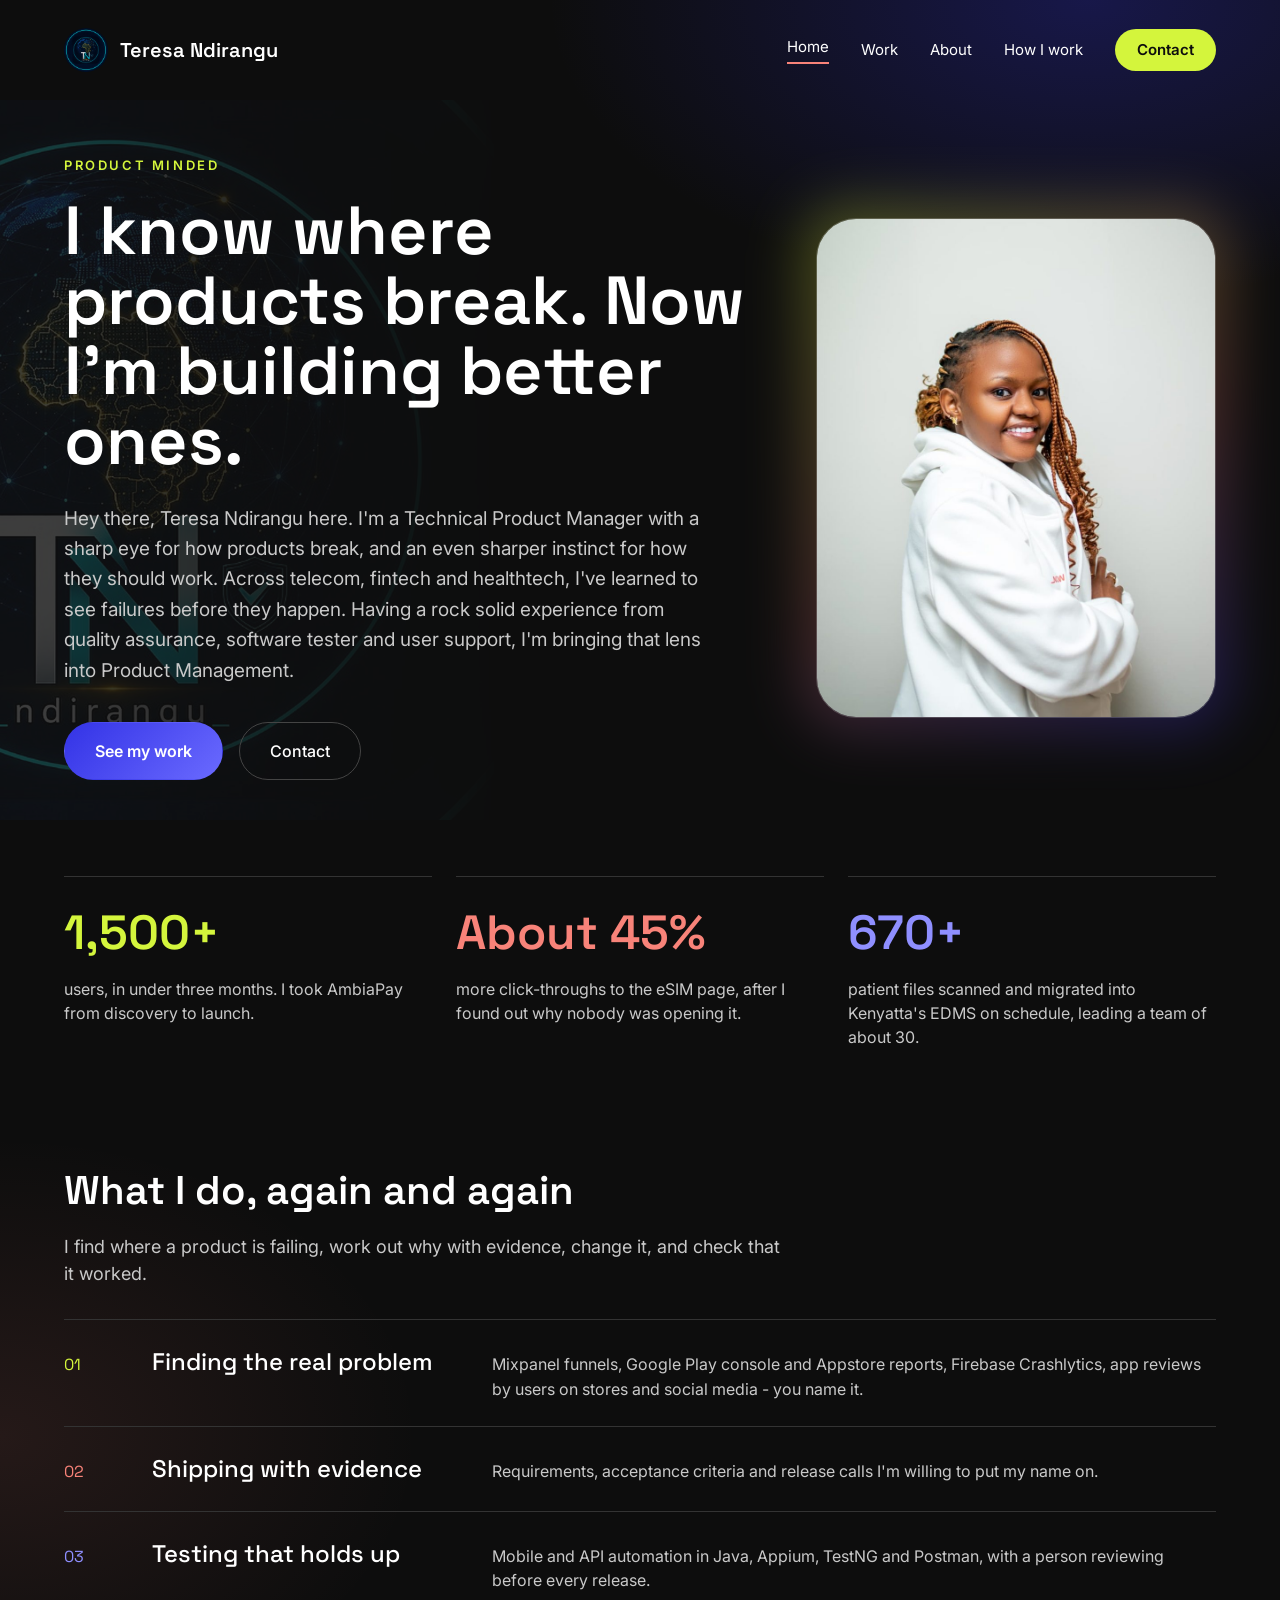
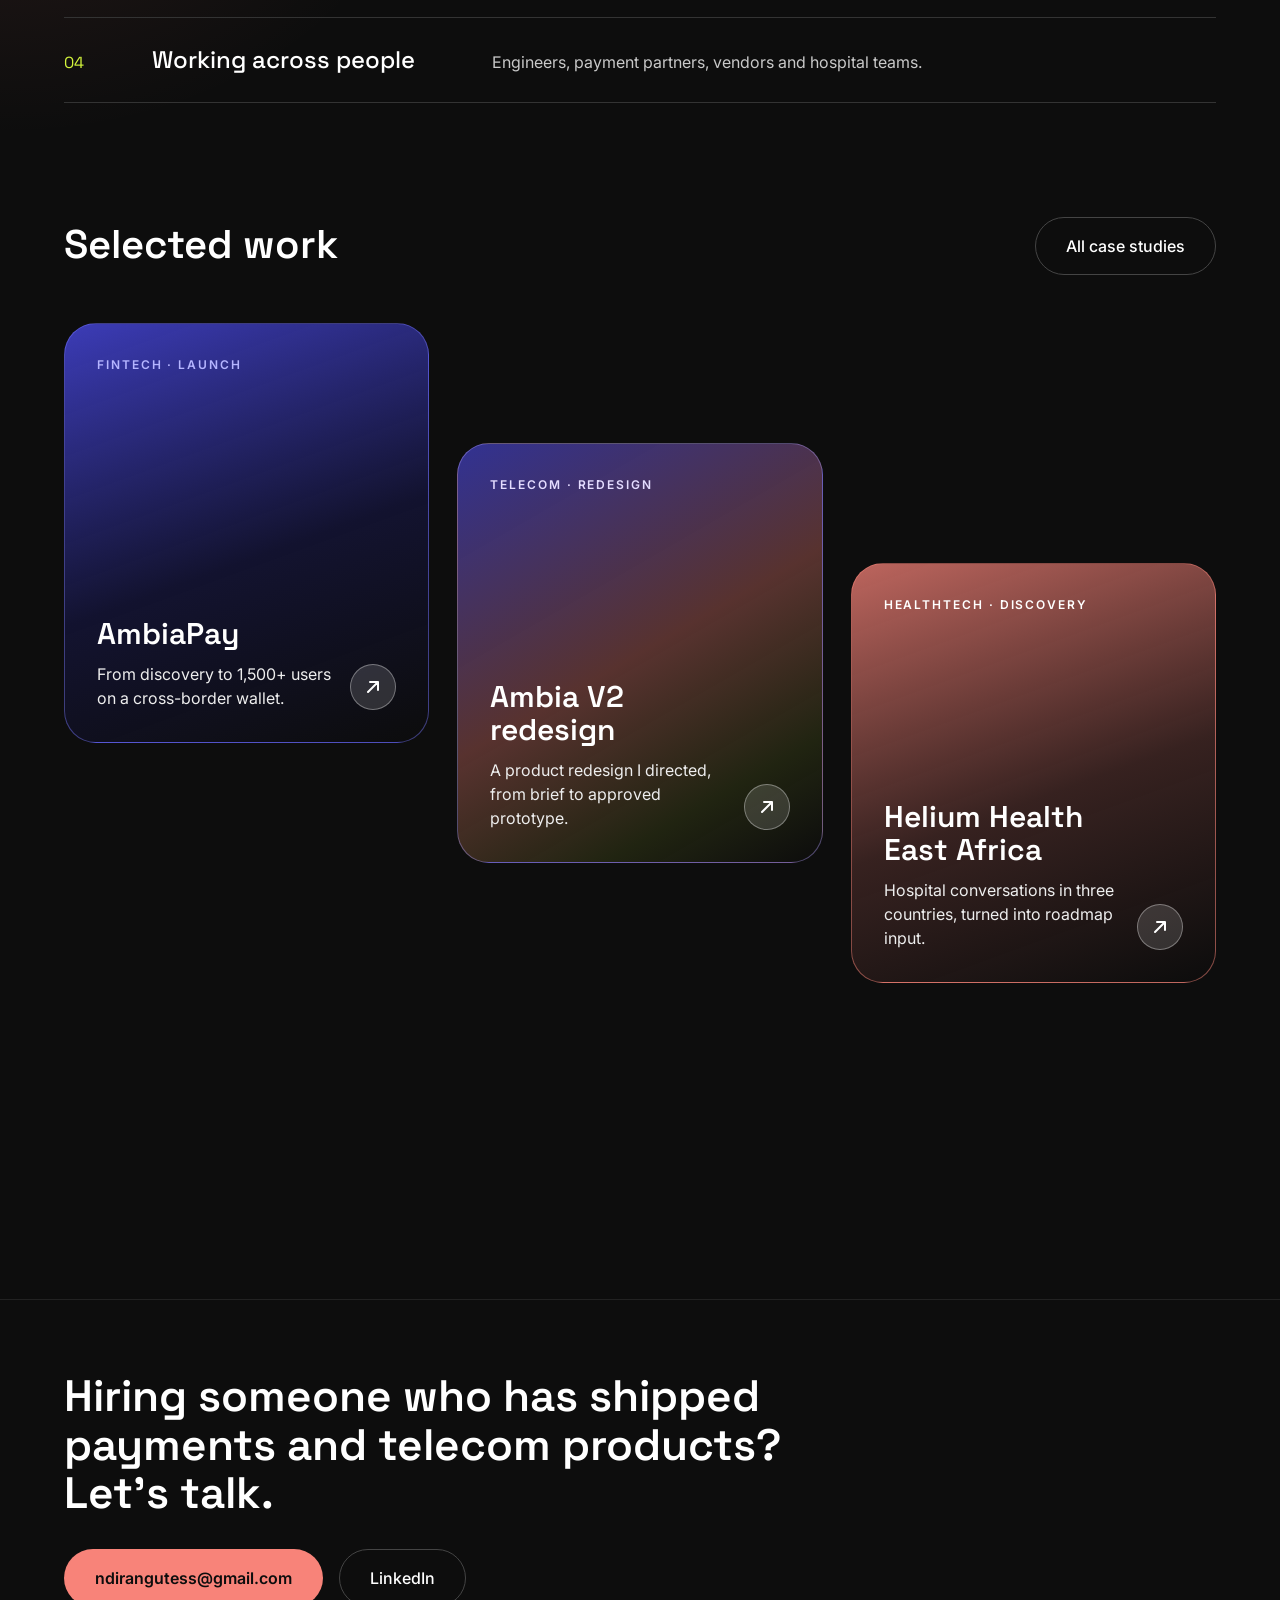
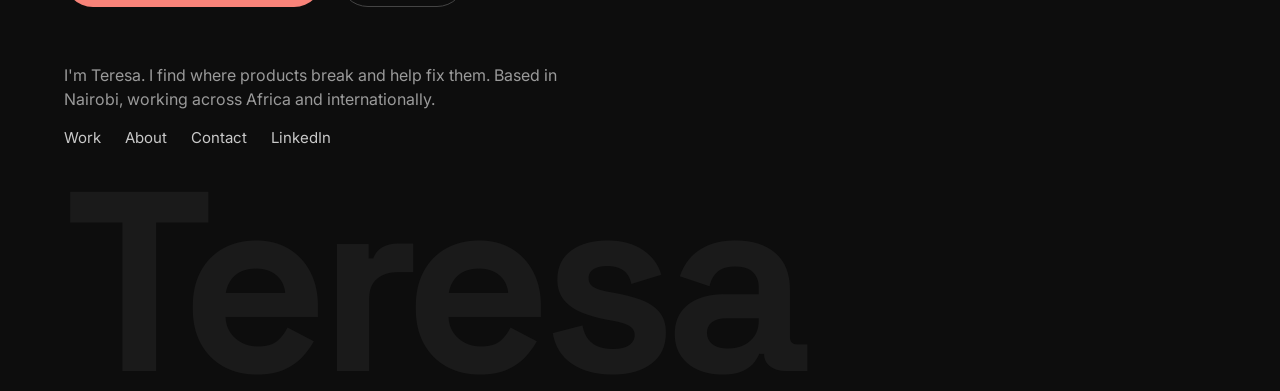
<file: index.html>
<!doctype html>
<html lang="en">
<head>
<meta charset="utf-8">
<meta name="viewport" content="width=device-width, initial-scale=1">
<title>Teresa Ndirangu</title>
<meta name="description" content="Quality engineer moving into product management. I find where products break, work out why, and fix it. Telecom, fintech and healthtech.">
<link rel="preconnect" href="https://fonts.googleapis.com">
<link href="https://fonts.googleapis.com/css2?family=Space+Grotesk:wght@400;500;600;700&family=Inter:wght@400;500;600&display=swap" rel="stylesheet">
<link rel="stylesheet" href="style.css">
</head>
<body>
<header class="nav">
  <a class="brand" href="index.html"><img src="assets/logo.jpg" alt="TN logo"><span>Teresa Ndirangu</span></a>
  <button class="burger" aria-expanded="false" aria-label="Menu">Menu</button>
  <nav class="links"><a href="index.html" class=on>Home</a><a href="work.html">Work</a><a href="about.html">About</a><a href="how-i-work.html">How I work</a><a class="cta" href="contact.html">Contact</a></nav>
</header>
<main>
<section class="wrap hero">
  <img class="logo-bg" src="assets/logo-large.jpg" alt="">
  <div class="copy">
    <div class="eyebrow">Product minded</div>
    <h1>I know where products break. Now I'm building better ones.</h1>
    <p>Hey there, Teresa Ndirangu here. I'm a Technical Product Manager with a sharp eye for how products break, and an even sharper instinct for how they should work. Across telecom, fintech and healthtech, I've learned to see failures before they happen. Having a rock solid experience from quality assurance, software tester and user support, I'm bringing that lens into Product Management.</p>
    <div class="row"><a class="btn blue" href="work.html">See my work</a><a class="btn ghost" href="contact.html">Contact</a></div>
  </div>
  <div class="photo"><div class="glow"></div><img src="assets/teresa.jpg" alt="Teresa Ndirangu"></div>
</section>
<section class="wrap proof">
  <div><div class="n" style="color:var(--lime)">1,500+</div><p>users, in under three months. I took AmbiaPay from discovery to launch.</p></div>
  <div><div class="n" style="color:var(--coral)">About 45%</div><p>more click-throughs to the eSIM page, after I found out why nobody was opening it.</p></div>
  <div><div class="n" style="color:#8f8fff">670+</div><p>patient files scanned and migrated into Kenyatta's EDMS on schedule, leading a team of about 30.</p></div>
</section>
<section class="wrap sec">
  <h2>What I do, again and again</h2>
  <p class="lead">I find where a product is failing, work out why with evidence, change it, and check that it worked.</p>
  <div class="exp">
    <div><span class="num" style="color:var(--lime)">01</span><span class="t">Finding the real problem</span><span class="d">Mixpanel funnels, Google Play console and Appstore reports, Firebase Crashlytics, app reviews by users on stores and social media - you name it.</span></div>
    <div><span class="num" style="color:var(--coral)">02</span><span class="t">Shipping with evidence</span><span class="d">Requirements, acceptance criteria and release calls I'm willing to put my name on.</span></div>
    <div><span class="num" style="color:#8f8fff">03</span><span class="t">Testing that holds up</span><span class="d">Mobile and API automation in Java, Appium, TestNG and Postman, with a person reviewing before every release.</span></div>
    <div><span class="num" style="color:var(--lime)">04</span><span class="t">Working across people</span><span class="d">Engineers, payment partners, vendors and hospital teams.</span></div>
  </div>
</section>
<section class="wrap sec">
  <div class="head-row"><h2>Selected work</h2><a class="btn ghost" href="work.html">All case studies</a></div>
  <div class="stairs">
    <a class="card g-blue" href="work.html#ambiapay"><div class="tag t-blue">Fintech · Launch</div><div class="foot"><div><h3>AmbiaPay</h3><p>From discovery to 1,500+ users on a cross-border wallet.</p></div><span class="go"><svg viewBox="0 0 18 18" fill="none" stroke="#fff" stroke-width="2" stroke-linecap="round" stroke-linejoin="round"><path d="M4 14L14 4M6 4h8v8"/></svg></span></div></a>
    <a class="card g-mix" href="work.html#v2"><div class="tag t-mix">Telecom · Redesign</div><div class="foot"><div><h3>Ambia V2 redesign</h3><p>A product redesign I directed, from brief to approved prototype.</p></div><span class="go"><svg viewBox="0 0 18 18" fill="none" stroke="#fff" stroke-width="2" stroke-linecap="round" stroke-linejoin="round"><path d="M4 14L14 4M6 4h8v8"/></svg></span></div></a>
    <a class="card g-coral" href="work.html#helium"><div class="tag ">Healthtech · Discovery</div><div class="foot"><div><h3>Helium Health East Africa</h3><p>Hospital conversations in three countries, turned into roadmap input.</p></div><span class="go"><svg viewBox="0 0 18 18" fill="none" stroke="#fff" stroke-width="2" stroke-linecap="round" stroke-linejoin="round"><path d="M4 14L14 4M6 4h8v8"/></svg></span></div></a>
  </div>
</section>
</main>
<footer class="wrap cta-sec">
  <h2>Hiring someone who has shipped payments and telecom products? Let's talk.</h2>
  <div class="row"><a class="btn coral" href="mailto:ndirangutess@gmail.com">ndirangutess@gmail.com</a><a class="btn ghost" href="https://www.linkedin.com/in/teresa-ndirangu/" target="_blank" rel="noopener">LinkedIn</a></div>
  <p class="blurb">I'm Teresa. I find where products break and help fix them. Based in Nairobi, working across Africa and internationally.</p>
  <div class="foot-links"><a href="work.html">Work</a><a href="about.html">About</a><a href="contact.html">Contact</a><a href="https://www.linkedin.com/in/teresa-ndirangu/" target="_blank" rel="noopener">LinkedIn</a></div>
  <div class="wordmark" aria-hidden="true">Teresa</div>
</footer>
<script src="script.js"></script>
</body>
</html>
</file>
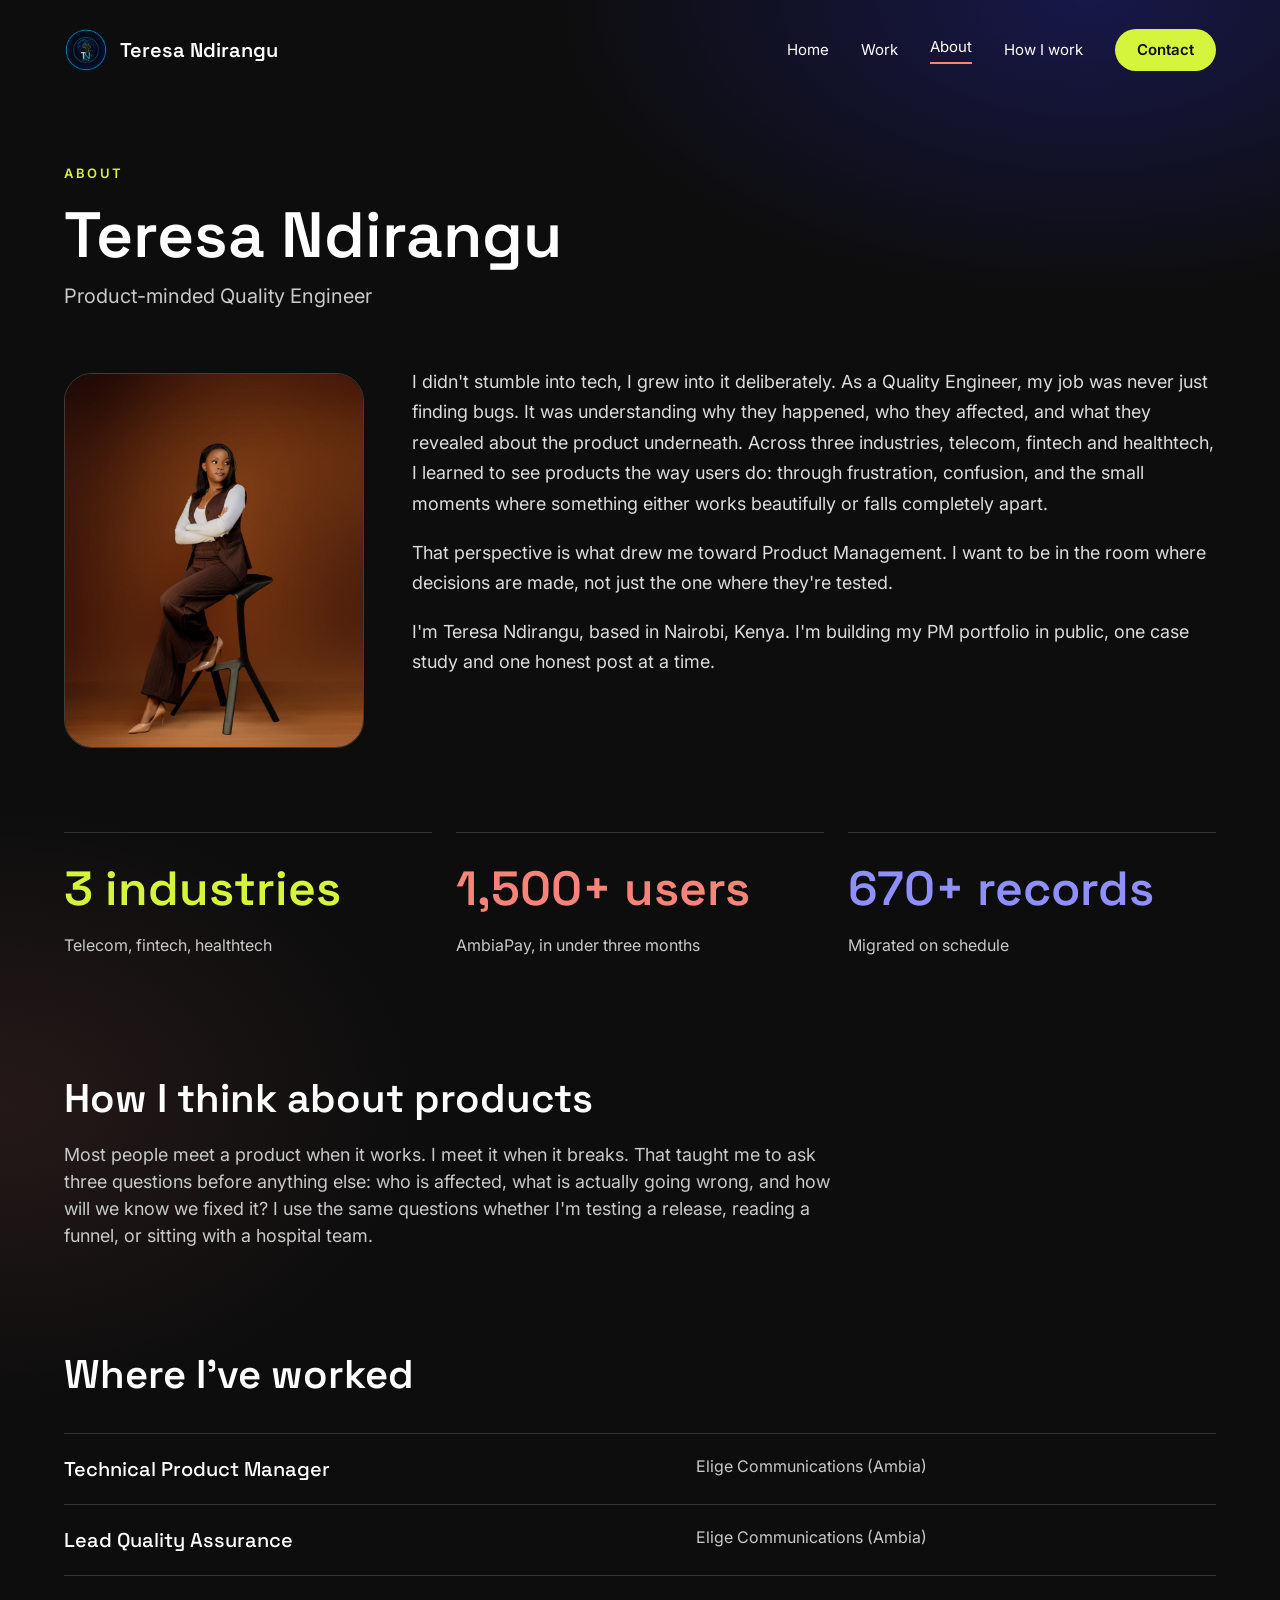
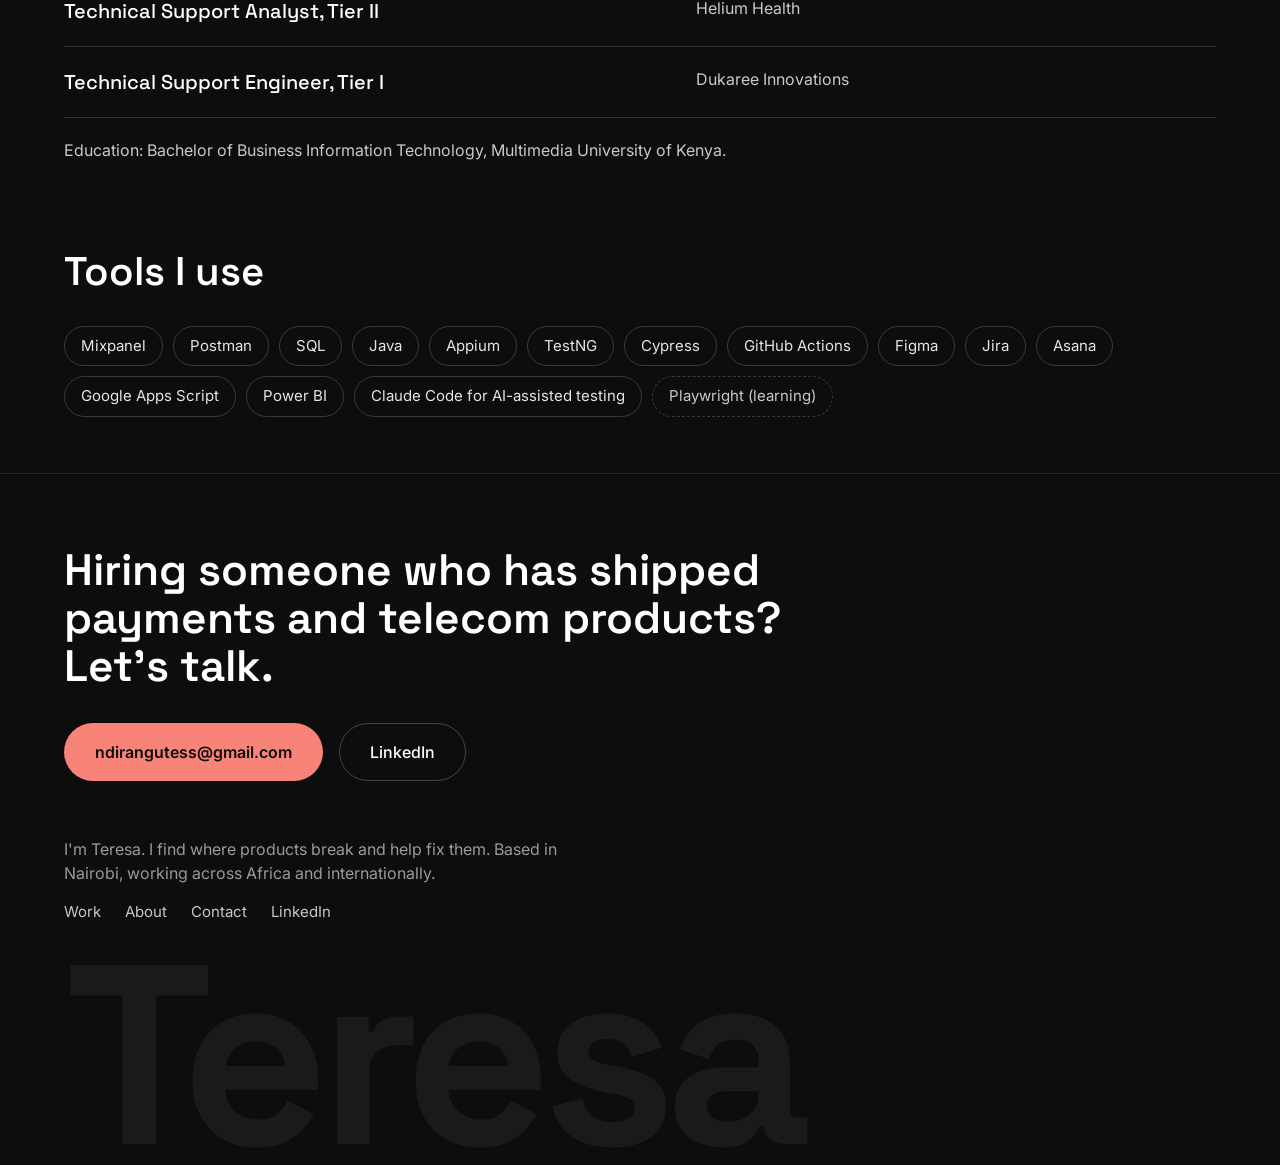
<file: about.html>
<!doctype html>
<html lang="en">
<head>
<meta charset="utf-8">
<meta name="viewport" content="width=device-width, initial-scale=1">
<title>About | Teresa Ndirangu</title>
<meta name="description" content="Product-minded Quality Engineer based in Nairobi. Telecom, fintech and healthtech.">
<link rel="preconnect" href="https://fonts.googleapis.com">
<link href="https://fonts.googleapis.com/css2?family=Space+Grotesk:wght@400;500;600;700&family=Inter:wght@400;500;600&display=swap" rel="stylesheet">
<link rel="stylesheet" href="style.css">
</head>
<body>
<header class="nav">
  <a class="brand" href="index.html"><img src="assets/logo.jpg" alt="TN logo"><span>Teresa Ndirangu</span></a>
  <button class="burger" aria-expanded="false" aria-label="Menu">Menu</button>
  <nav class="links"><a href="index.html">Home</a><a href="work.html">Work</a><a href="about.html" class=on>About</a><a href="how-i-work.html">How I work</a><a class="cta" href="contact.html">Contact</a></nav>
</header>
<main>
<section class="wrap page-h">
  <div class="eyebrow">About</div>
  <h1>Teresa Ndirangu</h1>
  <p class="muted" style="font-size:20px;margin:12px 0 0">Product-minded Quality Engineer</p>
</section>
<section class="wrap about">
  <img src="assets/about.jpg" alt="Teresa Ndirangu seated on a stool in a brown pinstripe suit">
  <div class="txt">
    <p>I didn't stumble into tech, I grew into it deliberately. As a Quality Engineer, my job was never just finding bugs. It was understanding why they happened, who they affected, and what they revealed about the product underneath. Across three industries, telecom, fintech and healthtech, I learned to see products the way users do: through frustration, confusion, and the small moments where something either works beautifully or falls completely apart.</p>
    <p>That perspective is what drew me toward Product Management. I want to be in the room where decisions are made, not just the one where they're tested.</p>
    <p>I'm Teresa Ndirangu, based in Nairobi, Kenya. I'm building my PM portfolio in public, one case study and one honest post at a time.</p>
  </div>
</section>
<section class="wrap proof" style="padding-top:8px">
  <div><div class="n" style="color:var(--lime)">3 industries</div><p>Telecom, fintech, healthtech</p></div>
  <div><div class="n" style="color:var(--coral)">1,500+ users</div><p>AmbiaPay, in under three months</p></div>
  <div><div class="n" style="color:#8f8fff">670+ records</div><p>Migrated on schedule</p></div>
</section>
<section class="wrap sec">
  <h2>How I think about products</h2>
  <p class="lead" style="max-width:780px">Most people meet a product when it works. I meet it when it breaks. That taught me to ask three questions before anything else: who is affected, what is actually going wrong, and how will we know we fixed it? I use the same questions whether I'm testing a release, reading a funnel, or sitting with a hospital team.</p>
</section>
<section class="wrap sec" style="padding-top:8px">
  <h2>Where I've worked</h2>
  <div class="roles" style="margin-top:28px">
    <div><b>Technical Product Manager</b><span>Elige Communications (Ambia)</span></div>
    <div><b>Lead Quality Assurance</b><span>Elige Communications (Ambia)</span></div>
    <div><b>Technical Support Analyst, Tier II</b><span>Helium Health</span></div>
    <div><b>Technical Support Engineer, Tier I</b><span>Dukaree Innovations</span></div>
  </div>
  <p class="muted" style="margin-top:20px">Education: Bachelor of Business Information Technology, Multimedia University of Kenya.</p>
</section>
<section class="wrap sec" style="padding-top:8px">
  <h2>Tools I use</h2>
  <div class="chips" style="margin-top:24px"><span>Mixpanel</span><span>Postman</span><span>SQL</span><span>Java</span><span>Appium</span><span>TestNG</span><span>Cypress</span><span>GitHub Actions</span><span>Figma</span><span>Jira</span><span>Asana</span><span>Google Apps Script</span><span>Power BI</span><span>Claude Code for AI-assisted testing</span><span class="learn">Playwright (learning)</span></div>
</section>
</main>
<footer class="wrap cta-sec">
  <h2>Hiring someone who has shipped payments and telecom products? Let's talk.</h2>
  <div class="row"><a class="btn coral" href="mailto:ndirangutess@gmail.com">ndirangutess@gmail.com</a><a class="btn ghost" href="https://www.linkedin.com/in/teresa-ndirangu/" target="_blank" rel="noopener">LinkedIn</a></div>
  <p class="blurb">I'm Teresa. I find where products break and help fix them. Based in Nairobi, working across Africa and internationally.</p>
  <div class="foot-links"><a href="work.html">Work</a><a href="about.html">About</a><a href="contact.html">Contact</a><a href="https://www.linkedin.com/in/teresa-ndirangu/" target="_blank" rel="noopener">LinkedIn</a></div>
  <div class="wordmark" aria-hidden="true">Teresa</div>
</footer>
<script src="script.js"></script>
</body>
</html>
</file>
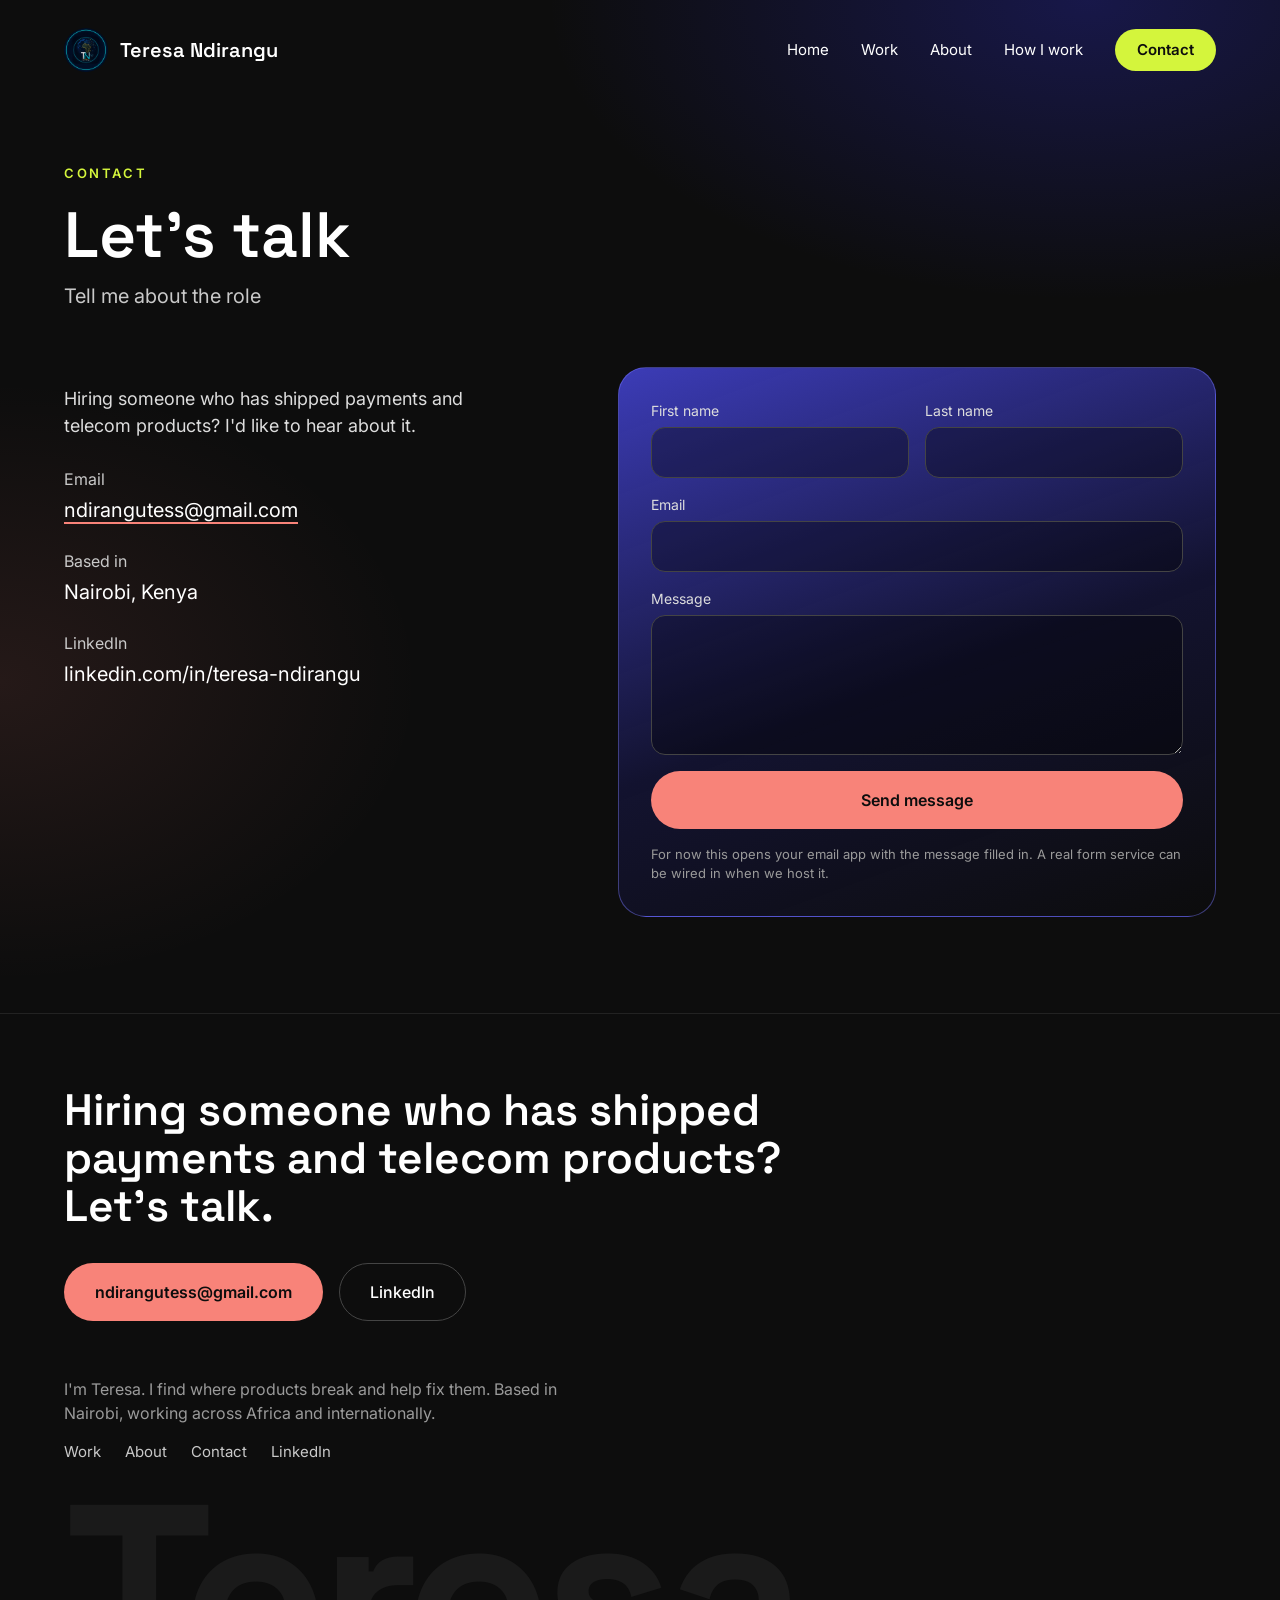
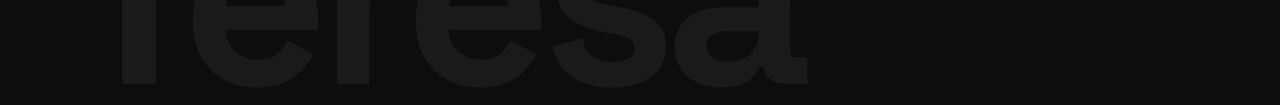
<file: contact.html>
<!doctype html>
<html lang="en">
<head>
<meta charset="utf-8">
<meta name="viewport" content="width=device-width, initial-scale=1">
<title>Contact | Teresa Ndirangu</title>
<meta name="description" content="Contact Teresa Ndirangu.">
<link rel="preconnect" href="https://fonts.googleapis.com">
<link href="https://fonts.googleapis.com/css2?family=Space+Grotesk:wght@400;500;600;700&family=Inter:wght@400;500;600&display=swap" rel="stylesheet">
<link rel="stylesheet" href="style.css">
</head>
<body>
<header class="nav">
  <a class="brand" href="index.html"><img src="assets/logo.jpg" alt="TN logo"><span>Teresa Ndirangu</span></a>
  <button class="burger" aria-expanded="false" aria-label="Menu">Menu</button>
  <nav class="links"><a href="index.html">Home</a><a href="work.html">Work</a><a href="about.html">About</a><a href="how-i-work.html">How I work</a><a class="cta" href="contact.html">Contact</a></nav>
</header>
<main>
<section class="wrap page-h">
  <div class="eyebrow">Contact</div>
  <h1>Let's talk</h1>
  <p class="muted" style="font-size:20px;margin:12px 0 0">Tell me about the role</p>
</section>
<section class="wrap contact">
  <div class="info">
    <p style="font-size:18px;color:#ddd;max-width:420px">Hiring someone who has shipped payments and telecom products? I'd like to hear about it.</p>
    <p style="margin:28px 0 4px" class="muted">Email</p><a href="mailto:ndirangutess@gmail.com" style="font-size:20px;border-bottom:2px solid var(--coral)">ndirangutess@gmail.com</a>
    <p style="margin:24px 0 4px" class="muted">Based in</p><div style="font-size:20px">Nairobi, Kenya</div>
    <p style="margin:24px 0 4px" class="muted">LinkedIn</p><a href="https://www.linkedin.com/in/teresa-ndirangu/" target="_blank" rel="noopener" style="font-size:20px">linkedin.com/in/teresa-ndirangu</a>
  </div>
  <form id="contact-form" class="g-blue">
    <div class="two"><label>First name<input name="first" required></label><label>Last name<input name="last" required></label></div>
    <label>Email<input type="email" name="email" required></label>
    <label>Message<textarea name="message" required></textarea></label>
    <button class="btn coral" type="submit">Send message</button>
    <span class="note">For now this opens your email app with the message filled in. A real form service can be wired in when we host it.</span>
  </form>
</section>
</main>
<footer class="wrap cta-sec">
  <h2>Hiring someone who has shipped payments and telecom products? Let's talk.</h2>
  <div class="row"><a class="btn coral" href="mailto:ndirangutess@gmail.com">ndirangutess@gmail.com</a><a class="btn ghost" href="https://www.linkedin.com/in/teresa-ndirangu/" target="_blank" rel="noopener">LinkedIn</a></div>
  <p class="blurb">I'm Teresa. I find where products break and help fix them. Based in Nairobi, working across Africa and internationally.</p>
  <div class="foot-links"><a href="work.html">Work</a><a href="about.html">About</a><a href="contact.html">Contact</a><a href="https://www.linkedin.com/in/teresa-ndirangu/" target="_blank" rel="noopener">LinkedIn</a></div>
  <div class="wordmark" aria-hidden="true">Teresa</div>
</footer>
<script src="script.js"></script>
</body>
</html>
</file>
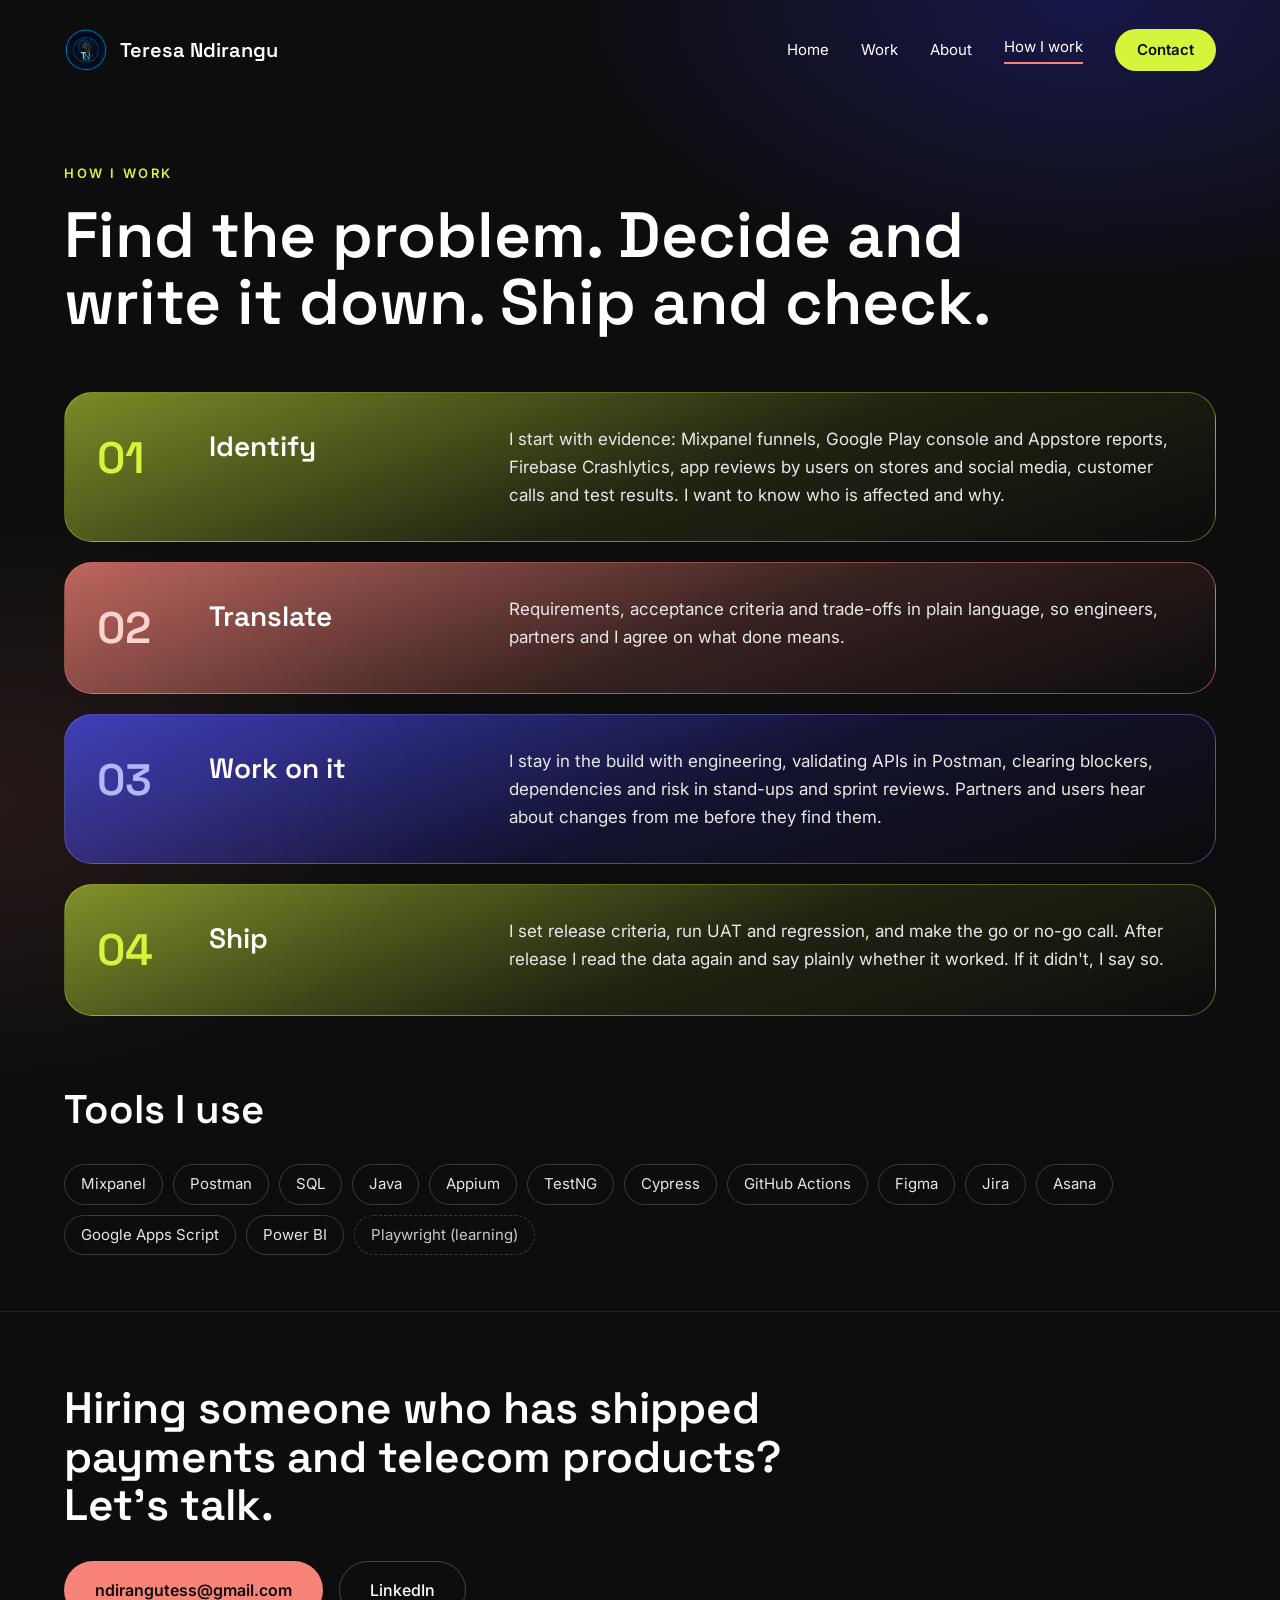
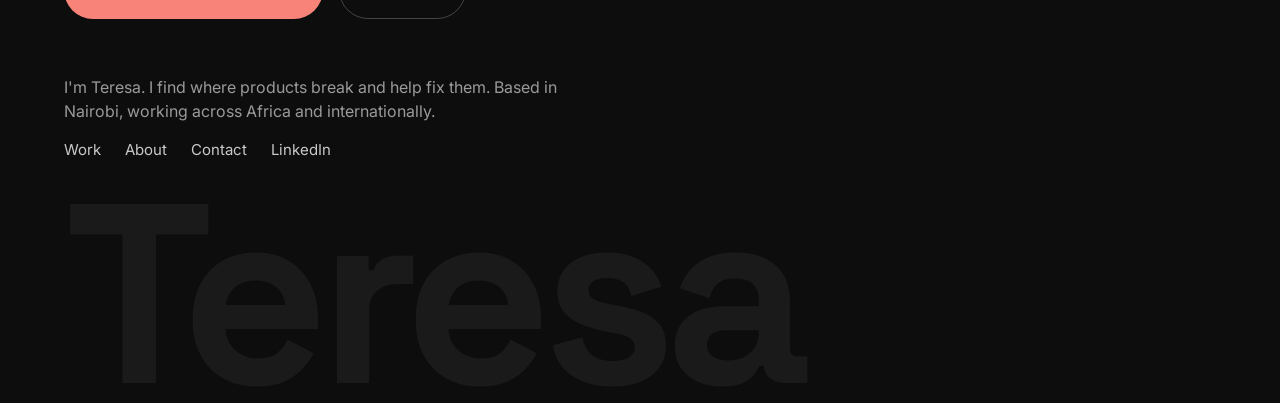
<file: how-i-work.html>
<!doctype html>
<html lang="en">
<head>
<meta charset="utf-8">
<meta name="viewport" content="width=device-width, initial-scale=1">
<title>How I work | Teresa Ndirangu</title>
<meta name="description" content="How I take a problem from first signal to shipped.">
<link rel="preconnect" href="https://fonts.googleapis.com">
<link href="https://fonts.googleapis.com/css2?family=Space+Grotesk:wght@400;500;600;700&family=Inter:wght@400;500;600&display=swap" rel="stylesheet">
<link rel="stylesheet" href="style.css">
</head>
<body>
<header class="nav">
  <a class="brand" href="index.html"><img src="assets/logo.jpg" alt="TN logo"><span>Teresa Ndirangu</span></a>
  <button class="burger" aria-expanded="false" aria-label="Menu">Menu</button>
  <nav class="links"><a href="index.html">Home</a><a href="work.html">Work</a><a href="about.html">About</a><a href="how-i-work.html" class=on>How I work</a><a class="cta" href="contact.html">Contact</a></nav>
</header>
<main>
<section class="wrap page-h">
  <div class="eyebrow">How I work</div>
  <h1>Find the problem. Decide and write it down. Ship and check.</h1>
</section>
<section class="wrap sec" style="padding-top:24px"><div class="steps">
<div class="step g-lime"><span class="no" style="color:var(--lime)">01</span><h3>Identify</h3><p>I start with evidence: Mixpanel funnels, Google Play console and Appstore reports, Firebase Crashlytics, app reviews by users on stores and social media, customer calls and test results. I want to know who is affected and why.</p></div>
<div class="step g-coral"><span class="no" style="color:#ffd2cd">02</span><h3>Translate</h3><p>Requirements, acceptance criteria and trade-offs in plain language, so engineers, partners and I agree on what done means.</p></div>
<div class="step g-blue"><span class="no" style="color:#b5b5ff">03</span><h3>Work on it</h3><p>I stay in the build with engineering, validating APIs in Postman, clearing blockers, dependencies and risk in stand-ups and sprint reviews. Partners and users hear about changes from me before they find them.</p></div>
<div class="step g-lime"><span class="no" style="color:var(--lime)">04</span><h3>Ship</h3><p>I set release criteria, run UAT and regression, and make the go or no-go call. After release I read the data again and say plainly whether it worked. If it didn't, I say so.</p></div>
</div></section>
<section class="wrap sec" style="padding-top:8px">
  <h2>Tools I use</h2>
  <div class="chips" style="margin-top:24px"><span>Mixpanel</span><span>Postman</span><span>SQL</span><span>Java</span><span>Appium</span><span>TestNG</span><span>Cypress</span><span>GitHub Actions</span><span>Figma</span><span>Jira</span><span>Asana</span><span>Google Apps Script</span><span>Power BI</span><span class="learn">Playwright (learning)</span></div>
</section>
</main>
<footer class="wrap cta-sec">
  <h2>Hiring someone who has shipped payments and telecom products? Let's talk.</h2>
  <div class="row"><a class="btn coral" href="mailto:ndirangutess@gmail.com">ndirangutess@gmail.com</a><a class="btn ghost" href="https://www.linkedin.com/in/teresa-ndirangu/" target="_blank" rel="noopener">LinkedIn</a></div>
  <p class="blurb">I'm Teresa. I find where products break and help fix them. Based in Nairobi, working across Africa and internationally.</p>
  <div class="foot-links"><a href="work.html">Work</a><a href="about.html">About</a><a href="contact.html">Contact</a><a href="https://www.linkedin.com/in/teresa-ndirangu/" target="_blank" rel="noopener">LinkedIn</a></div>
  <div class="wordmark" aria-hidden="true">Teresa</div>
</footer>
<script src="script.js"></script>
</body>
</html>
</file>
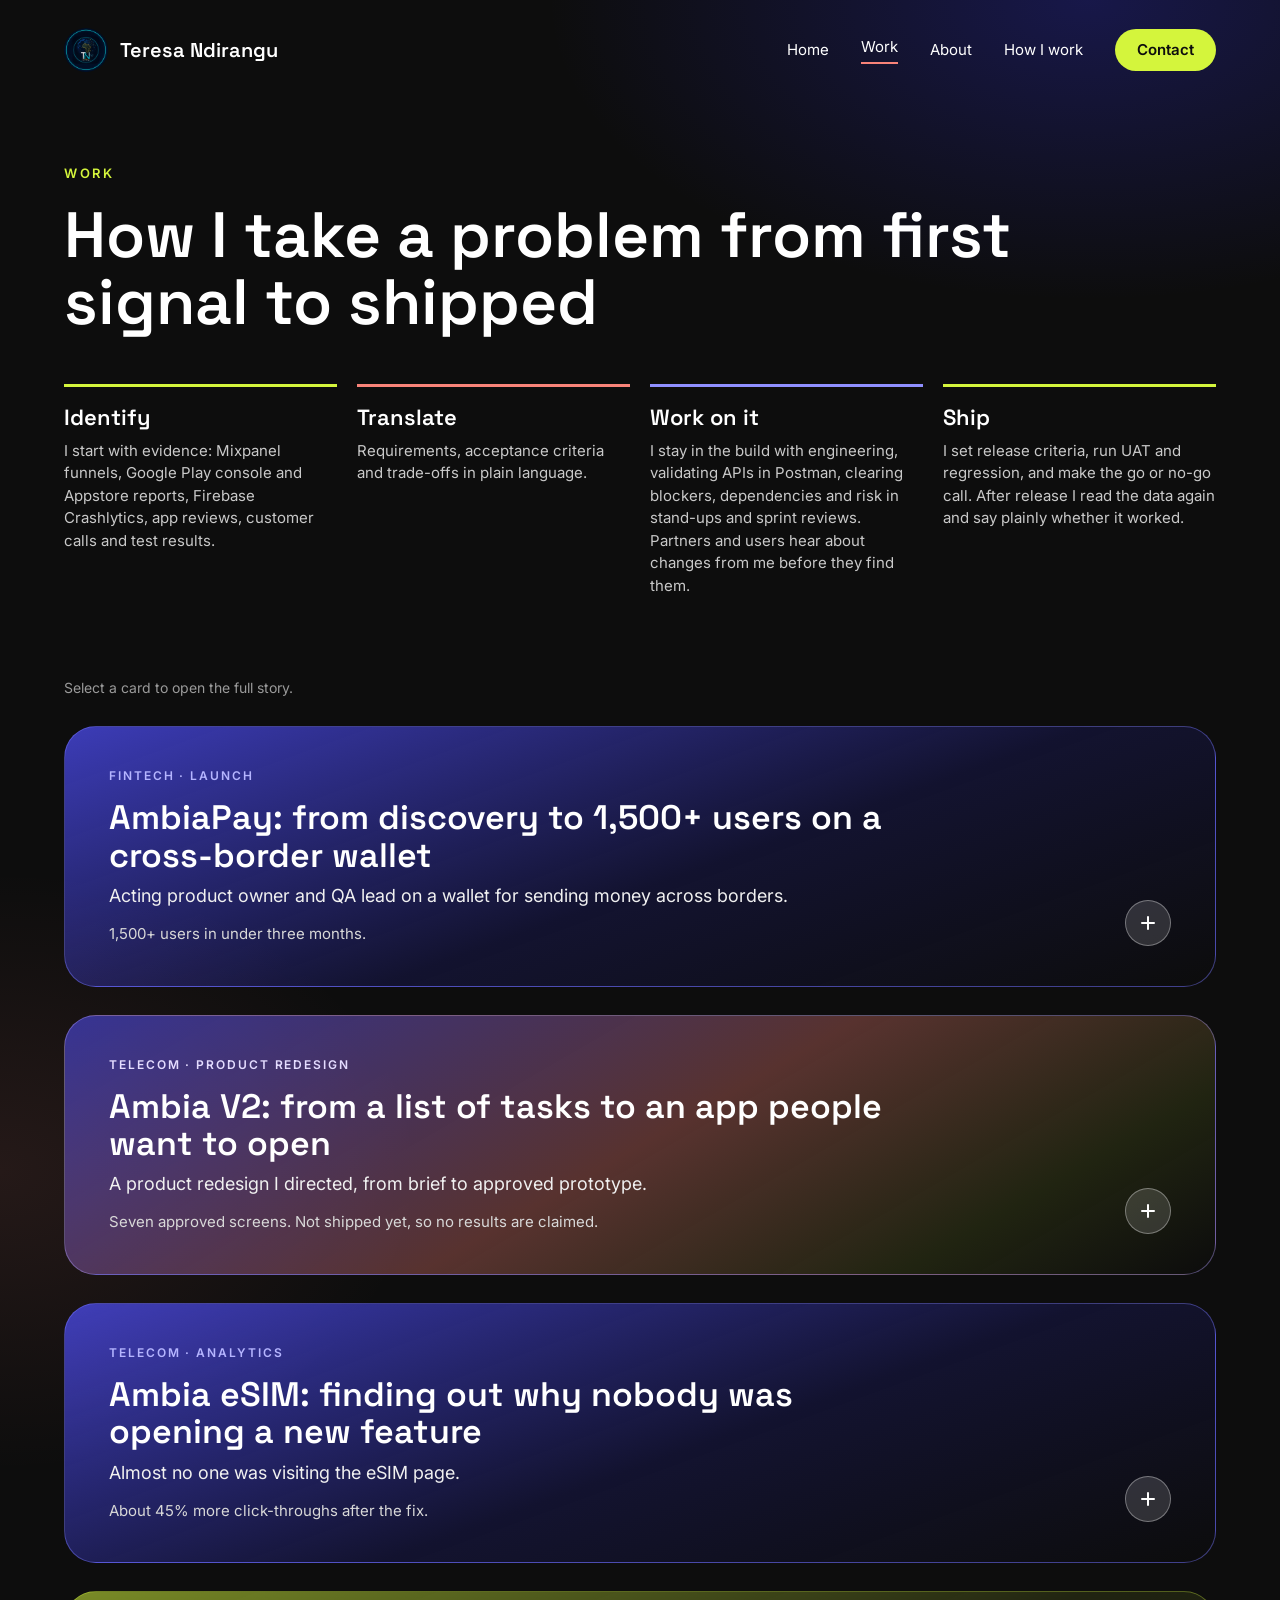
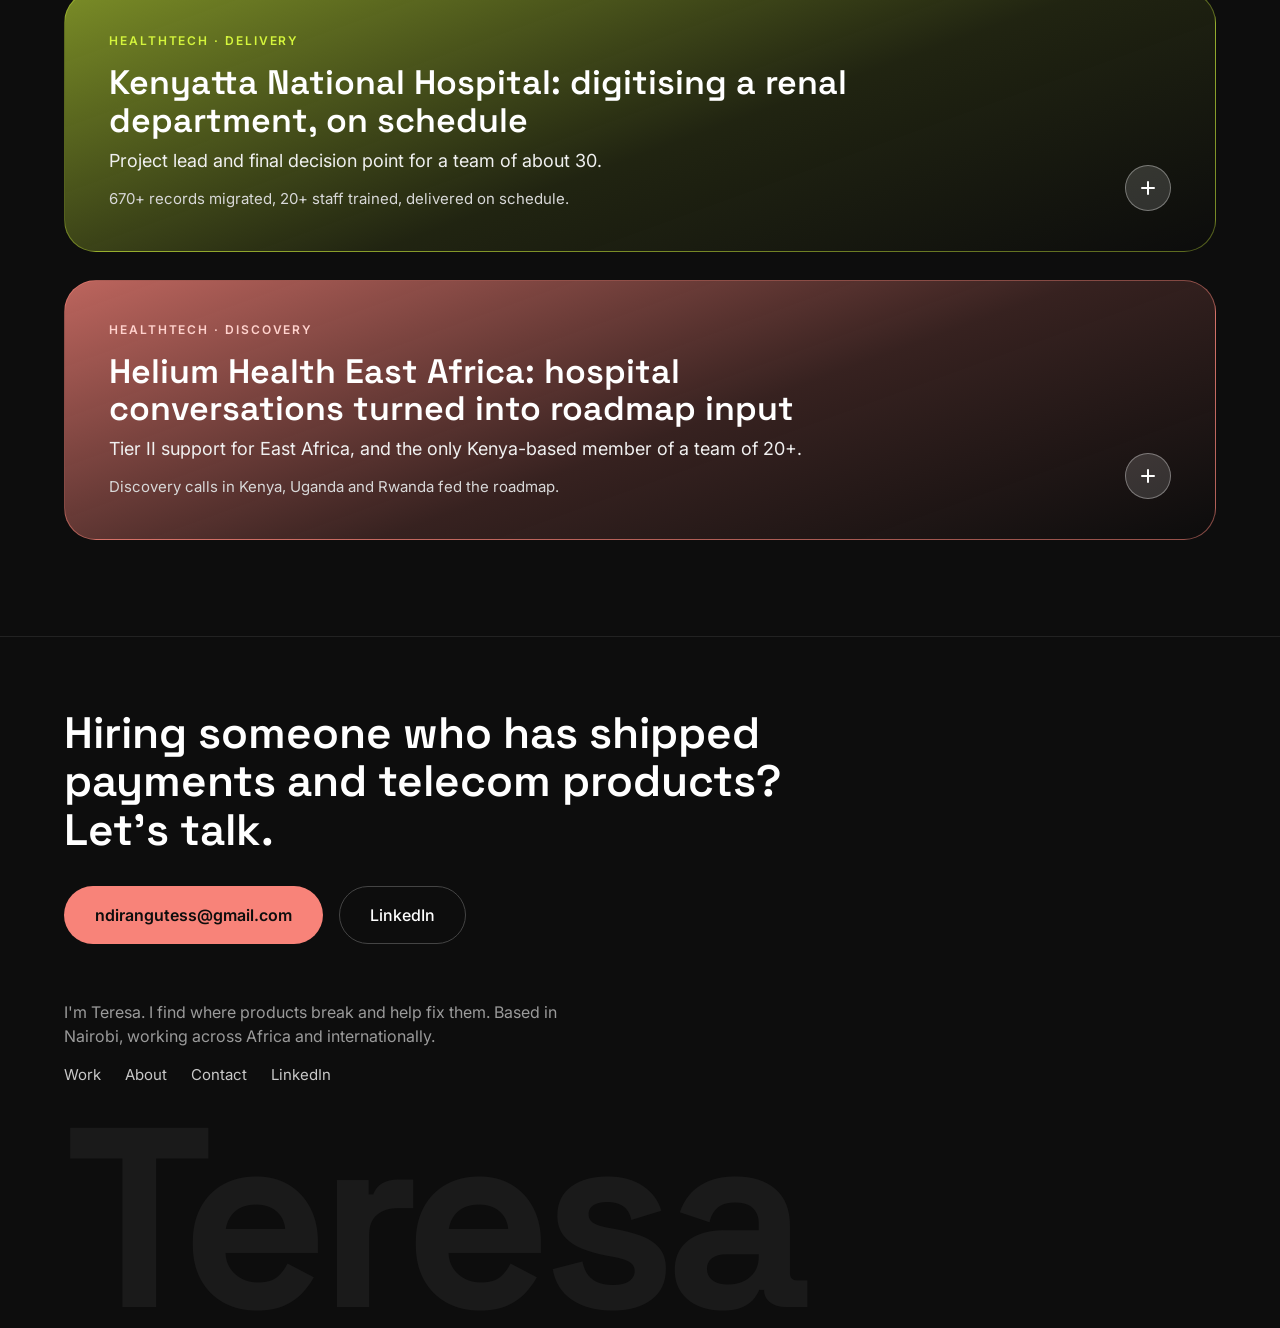
<file: work.html>
<!doctype html>
<html lang="en">
<head>
<meta charset="utf-8">
<meta name="viewport" content="width=device-width, initial-scale=1">
<title>Work | Teresa Ndirangu</title>
<meta name="description" content="Case studies: AmbiaPay, Ambia eSIM, Kenyatta National Hospital and Helium Health East Africa.">
<link rel="preconnect" href="https://fonts.googleapis.com">
<link href="https://fonts.googleapis.com/css2?family=Space+Grotesk:wght@400;500;600;700&family=Inter:wght@400;500;600&display=swap" rel="stylesheet">
<link rel="stylesheet" href="style.css">
</head>
<body>
<header class="nav">
  <a class="brand" href="index.html"><img src="assets/logo.jpg" alt="TN logo"><span>Teresa Ndirangu</span></a>
  <button class="burger" aria-expanded="false" aria-label="Menu">Menu</button>
  <nav class="links"><a href="index.html">Home</a><a href="work.html" class=on>Work</a><a href="about.html">About</a><a href="how-i-work.html">How I work</a><a class="cta" href="contact.html">Contact</a></nav>
</header>
<main>
<section class="wrap page-h">
  <div class="eyebrow">Work</div>
  <h1>How I take a problem from first signal to shipped</h1>
  <div class="strip">
    <div><h3>Identify</h3><p>I start with evidence: Mixpanel funnels, Google Play console and Appstore reports, Firebase Crashlytics, app reviews, customer calls and test results.</p></div>
    <div><h3>Translate</h3><p>Requirements, acceptance criteria and trade-offs in plain language.</p></div>
    <div><h3>Work on it</h3><p>I stay in the build with engineering, validating APIs in Postman, clearing blockers, dependencies and risk in stand-ups and sprint reviews. Partners and users hear about changes from me before they find them.</p></div>
    <div><h3>Ship</h3><p>I set release criteria, run UAT and regression, and make the go or no-go call. After release I read the data again and say plainly whether it worked.</p></div>
  </div>
</section>
<section class="wrap stories">
  <div class="note" style="color:#9a9a9a;font-size:14px">Select a card to open the full story.</div>
  <article class="story g-blue" id="ambiapay">
  <button class="story-head" aria-expanded="false"><span><span class="tag t-blue" style="font-size:12px;letter-spacing:.16em;font-weight:600;text-transform:uppercase;display:block">Fintech · Launch</span><h3>AmbiaPay: from discovery to 1,500+ users on a cross-border wallet</h3><span class="sub" style="display:block">Acting product owner and QA lead on a wallet for sending money across borders.</span><span class="snip" style="display:block">1,500+ users in under three months.</span></span><span class="go"><svg class="plus" viewBox="0 0 18 18" fill="none" stroke="#fff" stroke-width="2" stroke-linecap="round"><path d="M9 3v12M3 9h12"/></svg><svg class="minus" viewBox="0 0 18 18" fill="none" stroke="#fff" stroke-width="2" stroke-linecap="round"><path d="M3 9h12"/></svg></span></button>
  <div class="story-body"><div class="stage"><b class="t-blue">CONTEXT</b><span>Ambia is Elige's mobile calling and eSIM app. AmbiaPay is its wallet for sending money across borders and paying M-PESA bills.</span></div><div class="stage"><b class="t-blue">PROBLEM</b><span>Kenyans abroad send money home all the time, and when a payment fails it costs them money and trust at once.</span></div><div class="stage"><b class="t-blue">IDENTIFY</b><span>I defined who we were building for and benchmarked competitors so leadership had facts for the commercial talks.</span></div><div class="stage"><b class="t-blue">TRANSLATE</b><span>I turned requirements into user stories and acceptance criteria and sketched the screens in Figma.</span></div><div class="stage"><b class="t-blue">WORK ON IT</b><span>I tested the integrations with our payment partners, ran the beta myself, and negotiated with vendors, including the move from OTP to PIN.</span></div><div class="stage"><b class="t-blue">A DECISION THE DATA MADE</b><span>Cards from outside Africa kept being declined. That evidence is why we changed card provider.</span></div><div class="stage"><b class="t-blue">SHIP</b><span>I made the go or no-go call on releases.</span></div><div class="stage"><b class="t-blue">OUTCOME</b><span>1,500+ users in under three months.</span></div><div class="stage"><b class="t-blue">WHAT I TOOK FROM IT</b><span>The biggest lesson I took from the AmbiaPay launch is that a product can be technically ready but still fall short if its payment experience doesn't meet customers' needs. Identifying card-payment limitations affecting users outside Africa taught me to look beyond individual transaction failures, investigate the underlying product gaps and work with partners to find solutions that support a better customer experience.</span></div></div>
</article>
<article class="story g-mix" id="v2">
  <button class="story-head" aria-expanded="false"><span><span class="tag t-mix" style="font-size:12px;letter-spacing:.16em;font-weight:600;text-transform:uppercase;display:block">Telecom · Product redesign</span><h3>Ambia V2: from a list of tasks to an app people want to open</h3><span class="sub" style="display:block">A product redesign I directed, from brief to approved prototype.</span><span class="snip" style="display:block">Seven approved screens. Not shipped yet, so no results are claimed.</span></span><span class="go"><svg class="plus" viewBox="0 0 18 18" fill="none" stroke="#fff" stroke-width="2" stroke-linecap="round"><path d="M9 3v12M3 9h12"/></svg><svg class="minus" viewBox="0 0 18 18" fill="none" stroke="#fff" stroke-width="2" stroke-linecap="round"><path d="M3 9h12"/></svg></span></button>
  <div class="story-body"><div class="stage"><b class="t-mix">CONTEXT</b><span>The first version of Ambia aimed to be as simple as possible, and ended up generic. V2 was meant to feel friendlier, more interactive and more worth coming back to.</span></div><div class="collage"><div class="col"><div class="lbl">V1 · Before</div><div class="tiles v1"><div class="tile"><img src="assets/amb/v1-home.jpg" alt="V1 · Home (Calls)"><em>V1 · Home (Calls)</em></div><div class="tile"><img src="assets/amb/v1-services.jpg" alt="V1 · Services"><em>V1 · Services</em></div><div class="tile"><img src="assets/amb/v1-ambiapay.jpg" alt="V1 · AmbiaPay"><em>V1 · AmbiaPay</em></div></div></div><div class="col"><div class="lbl">V2 · After</div><div class="tiles v2"><div class="tile"><img src="assets/amb/v2-home.jpg" alt="V2 · Home (Calls)"><em>V2 · Home (Calls)</em></div><div class="tile"><img src="assets/amb/v2-services.jpg" alt="V2 · Services"><em>V2 · Services</em></div><div class="tile"><img src="assets/amb/v2-ambiapay.jpg" alt="V2 · AmbiaPay"><em>V2 · AmbiaPay</em></div></div></div></div><div class="stage"><b class="t-mix">HOW WE WORKED</b><span>I wrote the brief, set the art direction and approved every page. Claude was my design and build partner: it drafted the screens and code, and I chose and refined the direction. Where a page had no V2 yet, it produced three options and I picked one.</span></div><div class="stage"><b class="t-mix">DECISIONS I STAND BEHIND</b><span><ul class="decs"><li>I put all three products on Services and let the third card peek, so people know the page continues.</li><li>I removed the "For you" section because it repeated the home page, and kept the airtime balance on Calls, where it belongs.</li><li>I moved the design from cold blue to a warm cream, with one colour per product.</li><li>I kept every call to action. I would not trade accessibility for a cleaner look.</li><li>I put support in the header and at the bottom of the page, because a floating button would have covered the cards.</li><li>I rebuilt the eSIM package screen to hold up to 12 packages in one section, because the first design couldn't.</li></ul></span></div></div>
</article>
<article class="story g-blue" id="esim">
  <button class="story-head" aria-expanded="false"><span><span class="tag t-blue" style="font-size:12px;letter-spacing:.16em;font-weight:600;text-transform:uppercase;display:block">Telecom · Analytics</span><h3>Ambia eSIM: finding out why nobody was opening a new feature</h3><span class="sub" style="display:block">Almost no one was visiting the eSIM page.</span><span class="snip" style="display:block">About 45% more click-throughs after the fix.</span></span><span class="go"><svg class="plus" viewBox="0 0 18 18" fill="none" stroke="#fff" stroke-width="2" stroke-linecap="round"><path d="M9 3v12M3 9h12"/></svg><svg class="minus" viewBox="0 0 18 18" fill="none" stroke="#fff" stroke-width="2" stroke-linecap="round"><path d="M3 9h12"/></svg></span></button>
  <div class="story-body"><div class="stage"><b class="t-blue">IDENTIFY</b><span>I mapped user journeys in Mixpanel by the buttons people tapped, and looked for where they dropped off. People couldn't see the feature.</span></div><div class="stage"><b class="t-blue">WORK ON IT</b><span>I led the fix on three fronts: a redesign, a better place for it in the app, and targeted marketing.</span></div><div class="stage"><b class="t-blue">OUTCOME</b><span>Click-throughs to the eSIM page rose by about 45%, measured by comparing two Mixpanel reports before and after. It was not an A/B test, and it counts clicks, not purchases.</span></div><div class="stage"><b class="t-blue">WHAT I TOOK FROM IT</b><span>This experience reinforced that product value depends not only on what a feature does, but also on how easily users can discover and access it. It taught me to look beyond functionality, use behavioural data to challenge assumptions about the user experience, and recognise discoverability as an important part of product adoption.</span></div></div>
</article>
<article class="story g-lime" id="knh">
  <button class="story-head" aria-expanded="false"><span><span class="tag t-lime" style="font-size:12px;letter-spacing:.16em;font-weight:600;text-transform:uppercase;display:block">Healthtech · Delivery</span><h3>Kenyatta National Hospital: digitising a renal department, on schedule</h3><span class="sub" style="display:block">Project lead and final decision point for a team of about 30.</span><span class="snip" style="display:block">670+ records migrated, 20+ staff trained, delivered on schedule.</span></span><span class="go"><svg class="plus" viewBox="0 0 18 18" fill="none" stroke="#fff" stroke-width="2" stroke-linecap="round"><path d="M9 3v12M3 9h12"/></svg><svg class="minus" viewBox="0 0 18 18" fill="none" stroke="#fff" stroke-width="2" stroke-linecap="round"><path d="M3 9h12"/></svg></span></button>
  <div class="story-body"><div class="stage"><b class="t-lime">CONTEXT</b><span>The renal department at Kenyatta National Hospital, Kenya's national referral hospital, moved onto Helium's electronic document system.</span></div><div class="stage"><b class="t-lime">PROBLEM</b><span>The Renal Department lacked a centralised digital records system, limiting efficient patient information management, retrieval and integration with existing hospital systems.</span></div><div class="stage"><b class="t-lime">WORK ON IT</b><span>Migrated 670+ patient records with quality checks on everything scanned and moved, and built the system to work with the hospital's existing records system.</span></div><div class="stage"><b class="t-lime">SHIP</b><span>Trained 20+ clinical and technical staff, then handed over with full documentation and six months of operations support.</span></div><div class="stage"><b class="t-lime">OUTCOME</b><span>Delivered on schedule, with training, handover and a support plan in place.</span></div><div class="stage"><b class="t-lime">WHAT I TOOK FROM IT</b><span>The biggest lesson I took from this project is that successful technical delivery goes beyond building software; it's about making it work within the organisation's operational environment. At KNH, that meant accounting for existing HMIS workflows, coordinating integration requirements, migrating 670+ patient records and preparing users for adoption. It reinforced that my responsibility as a project lead doesn't end when the technology is ready, but when the organisation is ready to use and sustain it.</span></div></div>
</article>
<article class="story g-coral" id="helium">
  <button class="story-head" aria-expanded="false"><span><span class="tag t-coral" style="font-size:12px;letter-spacing:.16em;font-weight:600;text-transform:uppercase;display:block">Healthtech · Discovery</span><h3>Helium Health East Africa: hospital conversations turned into roadmap input</h3><span class="sub" style="display:block">Tier II support for East Africa, and the only Kenya-based member of a team of 20+.</span><span class="snip" style="display:block">Discovery calls in Kenya, Uganda and Rwanda fed the roadmap.</span></span><span class="go"><svg class="plus" viewBox="0 0 18 18" fill="none" stroke="#fff" stroke-width="2" stroke-linecap="round"><path d="M9 3v12M3 9h12"/></svg><svg class="minus" viewBox="0 0 18 18" fill="none" stroke="#fff" stroke-width="2" stroke-linecap="round"><path d="M3 9h12"/></svg></span></button>
  <div class="story-body"><div class="stage"><b class="t-coral">IDENTIFY</b><span>Ran discovery calls with facilities in Kenya, Uganda and Rwanda, and sat in Ministry of Health workshops on Kenya's digital health plans.</span></div><div class="stage"><b class="t-coral">TRANSLATE</b><span>Turned those conversations into requirements and acceptance criteria, and sorted the backlog into epics, features and user stories every sprint.</span></div><div class="stage"><b class="t-coral">SHIP</b><span>Closed out each sprint as the final regression check.</span></div><div class="stage"><b class="t-coral">OUTCOME</b><span>My input helped prioritise the insurance billing integration and the national health data work. I shaped what engineering saw, but I didn't own the company roadmap.</span></div><div class="stage"><b class="t-coral">WHAT I TOOK FROM IT</b><span>The biggest lesson I took from contributing to the product roadmap at Helium Health was the importance of bridging the gap between regional customer needs and engineering priorities. As the East African affiliate representative, I gathered feedback through quarterly check-ins, stakeholder discussions and operational support, translated recurring challenges into product requirements, and worked with engineering to prioritise and clarify what needed to be addressed. This taught me how to turn customer feedback into actionable product input while balancing local needs with the wider product direction.</span></div></div>
</article>
</section>
</main>
<footer class="wrap cta-sec">
  <h2>Hiring someone who has shipped payments and telecom products? Let's talk.</h2>
  <div class="row"><a class="btn coral" href="mailto:ndirangutess@gmail.com">ndirangutess@gmail.com</a><a class="btn ghost" href="https://www.linkedin.com/in/teresa-ndirangu/" target="_blank" rel="noopener">LinkedIn</a></div>
  <p class="blurb">I'm Teresa. I find where products break and help fix them. Based in Nairobi, working across Africa and internationally.</p>
  <div class="foot-links"><a href="work.html">Work</a><a href="about.html">About</a><a href="contact.html">Contact</a><a href="https://www.linkedin.com/in/teresa-ndirangu/" target="_blank" rel="noopener">LinkedIn</a></div>
  <div class="wordmark" aria-hidden="true">Teresa</div>
</footer>
<script src="script.js"></script>
</body>
</html>
</file>
<file: style.css>
:root{--bg:#0d0d0d;--blue:#3333E6;--lime:#D4F53C;--coral:#F88379;--text:#fff;--muted:#c9c9c9;--line:#2a2a2a;--pad:64px}
*{box-sizing:border-box}
html{scroll-behavior:smooth}
body{margin:0;background-color:var(--bg);background-image:radial-gradient(900px 500px at 85% 0%,rgba(51,51,230,.28),transparent 60%),radial-gradient(700px 500px at 0% 40%,rgba(248,131,121,.10),transparent 60%);background-repeat:no-repeat;color:var(--text);font-family:'Inter',system-ui,sans-serif;line-height:1.5}
a{color:inherit;text-decoration:none}
img{max-width:100%}
h1,h2,h3{font-family:'Space Grotesk',sans-serif;font-weight:600;margin:0}
.wrap{padding-left:var(--pad);padding-right:var(--pad)}
.eyebrow{font-size:13px;letter-spacing:.2em;color:var(--lime);font-weight:600;text-transform:uppercase}
.muted{color:var(--muted)}
/* nav */
.nav{display:flex;align-items:center;justify-content:space-between;gap:16px;padding:28px var(--pad);position:relative;z-index:5}
.brand{display:flex;align-items:center;gap:12px;font-family:'Space Grotesk',sans-serif;font-weight:600;font-size:20px}
.brand img{width:44px;height:44px;border-radius:999px;object-fit:cover}
.links{display:flex;gap:32px;align-items:center;font-size:15px}
.links a:hover{color:var(--lime)}
.links a.on{border-bottom:2px solid var(--coral);padding-bottom:4px}
.links a.cta{background:var(--lime);color:#0d0d0d;padding:10px 22px;border-radius:999px;font-weight:600;border:0}
.links a.cta:hover{color:#0d0d0d;filter:brightness(1.08)}
.burger{display:none;background:none;border:1px solid #444;color:#fff;border-radius:12px;padding:10px 14px;font:inherit;cursor:pointer}
/* buttons */
.btn{display:inline-block;padding:16px 30px;border-radius:999px;font-weight:600;border:1px solid transparent;cursor:pointer;font:inherit;font-weight:600}
.btn.blue{background:linear-gradient(135deg,#3333E6,#6a6aff);color:#fff}
.btn.ghost{border-color:#444;font-weight:500;background:none;color:#fff}
.btn.coral{background:var(--coral);color:#0d0d0d}
.btn:hover{filter:brightness(1.1)}
/* hero */
.hero{position:relative;overflow:hidden;padding-top:56px;padding-bottom:40px;display:flex;flex-wrap:nowrap;gap:48px;align-items:center}
.hero .logo-bg{position:absolute;left:-440px;top:50%;width:1100px;max-width:none;transform:translateY(-50%);opacity:.2;mix-blend-mode:screen;pointer-events:none;-webkit-mask-image:linear-gradient(to right,#000 45%,transparent 85%);mask-image:linear-gradient(to right,#000 45%,transparent 85%)}
.hero .copy{flex:1 1 0;min-width:0;position:relative}
.hero h1{font-size:68px;line-height:1.03;margin-top:20px}
.hero p{font-size:19px;line-height:1.6;color:var(--muted);max-width:640px;margin:28px 0 0}
.hero .row{display:flex;gap:16px;margin-top:36px;flex-wrap:wrap}
.hero .photo{flex:0 1 400px;position:relative;min-width:0}
.hero .photo .glow{position:absolute;inset:-14px;border-radius:48px;background:linear-gradient(150deg,rgba(212,245,60,.55),rgba(248,131,121,.45) 55%,rgba(51,51,230,.55));filter:blur(28px);opacity:.55}
.hero .photo img{position:relative;display:block;width:100%;aspect-ratio:4/5;object-fit:cover;object-position:50% 20%;border-radius:40px;border:1px solid rgba(255,255,255,.2)}
/* proof */
.proof{padding-top:56px;padding-bottom:56px;display:grid;grid-template-columns:repeat(3,minmax(0,1fr));gap:24px}
.proof>div{border-top:1px solid #333;padding-top:20px}
.proof .n{font-family:'Space Grotesk',sans-serif;font-size:48px;font-weight:600}
.proof p{margin:8px 0 0;color:var(--muted)}
/* sections */
.sec{padding-top:56px;padding-bottom:56px}
.sec h2{font-size:40px}
.sec .lead{color:var(--muted);font-size:18px;margin:12px 0 32px;max-width:720px}
.exp{border-top:1px solid #333}
.exp>div{display:flex;flex-wrap:wrap;gap:16px 40px;padding:24px 0;border-bottom:1px solid #333;align-items:baseline}
.exp .num{font-family:'Space Grotesk',sans-serif;width:48px}
.exp .t{font-family:'Space Grotesk',sans-serif;font-size:24px;font-weight:500;flex:0 0 300px}
.exp .d{color:var(--muted);flex:1 1 320px;line-height:1.55}
/* staircase */
.head-row{display:flex;flex-wrap:wrap;justify-content:space-between;align-items:flex-end;gap:16px;margin-bottom:48px}
.stairs{display:grid;grid-template-columns:repeat(3,minmax(0,1fr));gap:28px;align-items:start;padding-bottom:260px}
.card{display:flex;flex-direction:column;justify-content:space-between;height:420px;padding:32px;border-radius:32px;transition:transform .2s,box-shadow .2s}
.card:hover{transform:translateY(-4px)}
.card:nth-child(2){margin-top:120px}.card:nth-child(3){margin-top:240px}
.card .tag{font-size:12px;letter-spacing:.16em;font-weight:600;text-transform:uppercase}
.card .foot{display:flex;align-items:flex-end;justify-content:space-between;gap:16px}
.card h3{font-size:30px;line-height:1.1}
.card p{color:#eee;margin:12px 0 0}
.go{flex:0 0 auto;display:flex;align-items:center;justify-content:center;width:46px;height:46px;border-radius:999px;background:rgba(255,255,255,.14);border:1px solid rgba(255,255,255,.35)}
.go svg{width:18px;height:18px}
.g-lime{background:linear-gradient(160deg,rgba(212,245,60,.55),rgba(212,245,60,.10) 55%,rgba(212,245,60,0));border:1px solid rgba(212,245,60,.35)}
.g-coral{background:linear-gradient(160deg,rgba(248,131,121,.75),rgba(248,131,121,.18) 55%,rgba(248,131,121,0));border:1px solid rgba(248,131,121,.5)}
.g-blue{background:linear-gradient(160deg,rgba(80,80,255,.7),rgba(51,51,230,.16) 55%,rgba(51,51,230,0));border:1px solid rgba(120,120,255,.45)}
.t-lime{color:var(--lime)}.t-coral{color:#ffd2cd}.t-blue{color:#b5b5ff}
/* cta + footer */
.cta-sec{padding-top:72px;border-top:1px solid #222;overflow:hidden}
.cta-sec h2{font-size:44px;line-height:1.1;max-width:760px}
.cta-sec .row{display:flex;flex-wrap:wrap;gap:16px;margin-top:32px}
.blurb{color:#9a9a9a;margin:56px 0 0;max-width:520px}
.foot-links{display:flex;gap:24px;flex-wrap:wrap;margin-top:16px;color:var(--muted);font-size:15px}
.foot-links a:hover{color:var(--lime)}
.wordmark{font-family:'Space Grotesk',sans-serif;font-weight:700;font-size:min(20vw,260px);line-height:.85;letter-spacing:-.04em;color:#1a1a1a;margin-top:24px;white-space:nowrap;overflow:hidden;user-select:none}
/* page headers */
.page-h{padding-top:64px;padding-bottom:32px}
.page-h h1{font-size:64px;line-height:1.05;margin-top:18px;max-width:980px}
/* stages strip */
.strip{display:grid;grid-template-columns:repeat(4,minmax(0,1fr));gap:20px;margin-top:48px}
.strip>div{padding-top:14px;border-top:3px solid var(--lime)}
.strip>div:nth-child(2){border-color:var(--coral)}.strip>div:nth-child(3){border-color:#8f8fff}
.strip h3{font-size:22px}.strip p{color:var(--muted);font-size:15px;margin:6px 0 0}
/* stories */
.stories{display:flex;flex-direction:column;gap:28px;padding-top:48px;padding-bottom:96px}
.story{border-radius:32px;overflow:hidden}
.story-head{display:flex;width:100%;align-items:flex-end;justify-content:space-between;gap:24px;padding:40px 44px;background:none;border:0;color:#fff;text-align:left;cursor:pointer;font:inherit}
.story-head h3{font-size:34px;line-height:1.1;margin:14px 0 8px;max-width:780px}
.story-head .sub{font-size:18px;color:#f0f0f0;margin-bottom:14px}
.story-head .snip{font-size:15px;color:#d8d8d8;max-width:700px}
.story-head .go .minus{display:none}
.story.open .go .plus{display:none}.story.open .go .minus{display:block}
.story-body{display:none;padding:0 44px 44px}
.story.open .story-body{display:block}
.stage{display:flex;flex-wrap:wrap;gap:12px 32px;padding:18px 0;border-top:1px solid rgba(255,255,255,.14)}
.stage b{flex:0 0 190px;font-size:12px;letter-spacing:.16em;font-weight:600}
.stage span{flex:1 1 420px;color:#e6e6e6;line-height:1.6}
.ph{border:1.5px dashed rgba(255,255,255,.35);border-radius:16px;padding:28px;color:#bbb;font-size:14px;margin-top:20px}
.g-mix{background:linear-gradient(150deg,rgba(80,80,255,.55) 0%,rgba(248,131,121,.32) 50%,rgba(212,245,60,.10) 80%,rgba(212,245,60,0));border:1px solid rgba(180,160,255,.4)}
.t-mix{color:#e4dcff}
.collage{display:grid;grid-template-columns:1fr 1fr;gap:28px;padding:24px 0}
.collage .lbl{font-size:12px;letter-spacing:.16em;font-weight:600;text-transform:uppercase;margin-bottom:14px;color:#e4dcff}
.collage .tiles{display:grid;grid-template-columns:repeat(3,minmax(0,1fr));gap:12px}
.collage .tile{position:relative;aspect-ratio:9/19.5;border-radius:22px;overflow:hidden;border:1px solid rgba(255,255,255,.25);background:#000;box-shadow:0 18px 40px rgba(0,0,0,.45)}
.collage .tile em{position:absolute;left:0;right:0;bottom:0;padding:22px 12px 10px;font-style:normal;font-size:12px;color:#fff;background:linear-gradient(transparent,rgba(0,0,0,.85))}

.collage .v2 .tile:nth-child(even){transform:translateY(28px)}
.collage .v1 .tile:nth-child(even){transform:translateY(-10px) rotate(1.5deg)}
.collage .v1 .tile:nth-child(odd){transform:rotate(-1.5deg)}
.collage .tile img{width:100%;height:100%;object-fit:cover;object-position:top;display:block}
.decs{margin:0;padding-left:20px;display:flex;flex-direction:column;gap:8px}
/* about */
.about{display:flow-root;padding-top:24px;padding-bottom:56px}
.about img{float:left;margin:6px 48px 20px 0;width:300px;aspect-ratio:4/5;object-fit:cover;object-position:50% 50%;border-radius:28px;border:1px solid rgba(255,255,255,.2)}
.about .txt{display:block}
.about .txt p{font-size:18px;line-height:1.7;color:#dcdcdc;margin:0 0 18px}
.roles{border-top:1px solid #333}
.roles>div{display:flex;flex-wrap:wrap;gap:8px 32px;padding:20px 0;border-bottom:1px solid #333}
.roles b{flex:1 1 320px;font-family:'Space Grotesk',sans-serif;font-size:20px;font-weight:500}
.roles span{flex:1 1 240px;color:var(--muted)}
.chips{display:flex;flex-wrap:wrap;gap:10px}
.chips span{border:1px solid #3a3a3a;border-radius:999px;padding:8px 16px;font-size:15px;color:#e6e6e6}
.chips span.learn{border-style:dashed;color:var(--muted)}
/* steps (how I work) */
.steps{display:flex;flex-direction:column;gap:20px}
.step{display:flex;flex-wrap:wrap;gap:16px 40px;padding:32px;border-radius:28px;align-items:flex-start}
.step .no{font-family:'Space Grotesk',sans-serif;font-size:44px;font-weight:600;flex:0 0 72px}
.step h3{font-size:28px;flex:0 0 260px}
.step p{flex:1 1 360px;margin:0;font-size:17px;line-height:1.65;color:#e8e8e8}
/* contact */
.contact{display:flex;flex-wrap:wrap;gap:56px;padding-top:24px;padding-bottom:96px}
.contact .info{flex:1 1 320px}
.contact form{flex:1 1 420px;display:flex;flex-direction:column;gap:16px;padding:32px;border-radius:28px}
.contact .two{display:grid;grid-template-columns:1fr 1fr;gap:16px}
.contact label{display:flex;flex-direction:column;gap:6px;font-size:14px;color:#ddd}
.contact input,.contact textarea{background:rgba(0,0,0,.35);border:1px solid #444;border-radius:14px;padding:14px;color:#fff;font:inherit}
.contact input:focus,.contact textarea:focus{outline:2px solid var(--lime);outline-offset:1px}
.contact textarea{min-height:140px;resize:vertical}
.note{font-size:13px;color:#9a9a9a}
/* responsive */
@media (max-width:1000px){
 .hero{gap:32px}.hero .photo{flex-basis:300px}.hero h1{font-size:44px}
 .about img{width:240px;margin-right:32px}
 :root{--pad:32px}
 .hero h1{font-size:54px}
 .stairs{grid-template-columns:1fr;padding-bottom:64px}
 .card:nth-child(2),.card:nth-child(3){margin-top:0}
 .card{height:340px}
 .strip{grid-template-columns:repeat(2,minmax(0,1fr))}
 .page-h h1{font-size:48px}
 .story-head,.story-body{padding-left:28px;padding-right:28px}
}
@media (max-width:700px){
 .hero{flex-wrap:wrap}.hero .copy{flex:1 1 100%}.hero .photo{flex:1 1 100%}
 .about img{width:150px;margin-right:20px;border-radius:20px}
 .collage{grid-template-columns:1fr}
 :root{--pad:20px}
 .burger{display:block}
 .links{display:none;position:absolute;top:84px;left:20px;right:20px;flex-direction:column;align-items:stretch;gap:0;background:#151515;border:1px solid #333;border-radius:20px;padding:12px}
 .links.open{display:flex}
 .links a{padding:14px 12px}.links a.on{border-bottom:0;color:var(--coral)}
 .links a.cta{text-align:center;margin-top:6px}
 .hero h1{font-size:40px}.hero p{font-size:17px}
 .hero .logo-bg{left:-300px;width:800px}
 .proof{grid-template-columns:1fr}
 .sec h2,.page-h h1{font-size:34px}
 .exp .t{flex:1 1 100%}
 .cta-sec h2{font-size:32px}
 .strip{grid-template-columns:1fr}
 .story-head{padding:28px 20px}.story-head h3{font-size:26px}.story-body{padding:0 20px 28px}
 .stage b{flex:1 1 100%}

 .step h3{flex:1 1 100%}.step .no{flex:1 1 100%}
 .contact .two{grid-template-columns:1fr}
}
</file>
